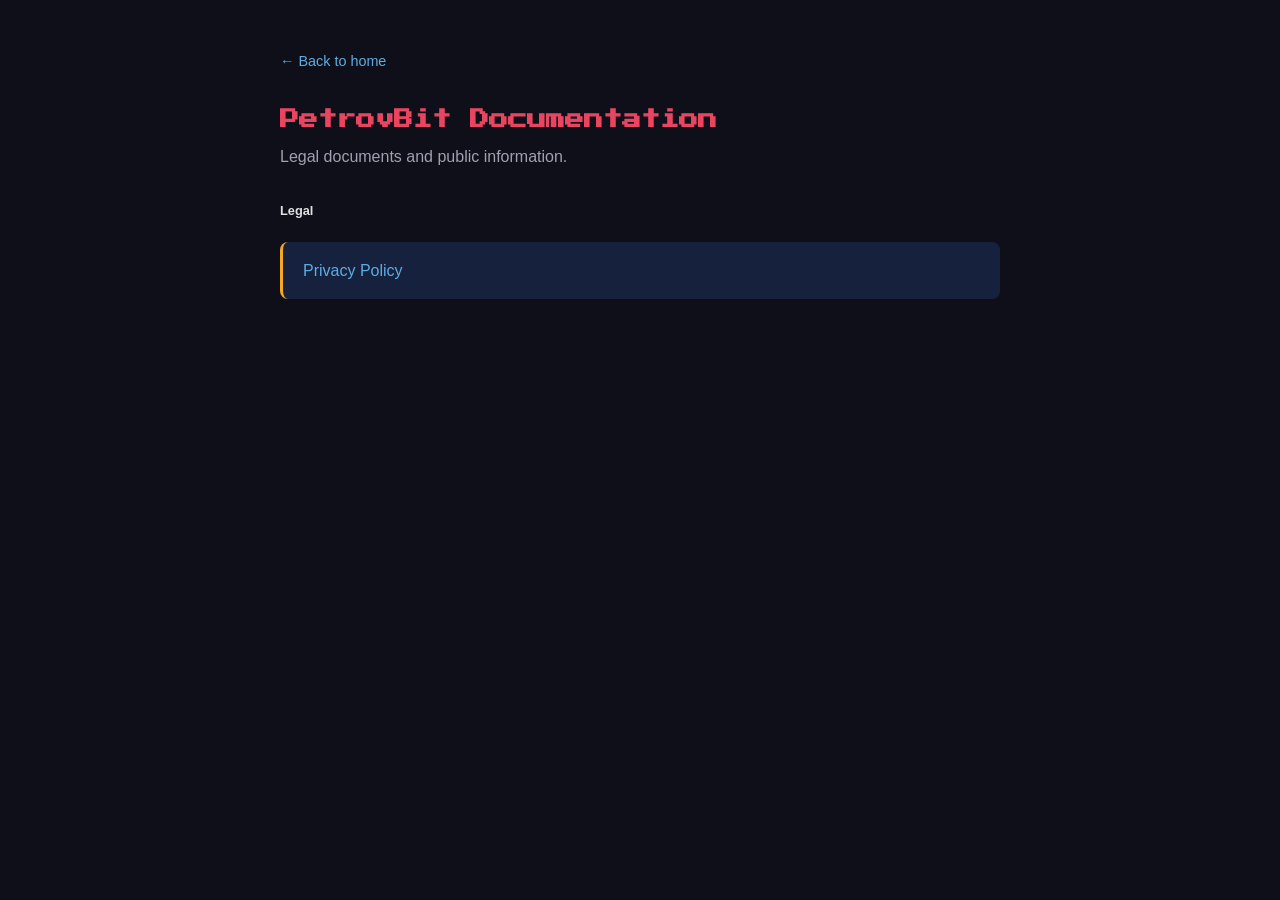
<file: docs/index.html>
<!DOCTYPE html>
<html lang="en">
<head>
  <meta charset="UTF-8">
  <meta name="viewport" content="width=device-width, initial-scale=1.0">
  <title>Documentation — PetrovBit</title>

  <link rel="icon" href="/favicon.ico" sizes="any" />
  <link rel="icon" type="image/png" sizes="96x96" href="/assets/brand/favicon-96.png" />
  <link rel="icon" type="image/png" sizes="48x48" href="/assets/brand/favicon-48.png" />
  <link rel="icon" type="image/png" sizes="32x32" href="/assets/brand/favicon-32.png" />
  <link rel="icon" type="image/png" sizes="16x16" href="/assets/brand/favicon-16.png" />
  <link rel="apple-touch-icon" href="/assets/brand/apple-touch-icon.png" />
  <link rel="manifest" href="/site.webmanifest" />

  <script src="../v2/metrika.js"></script>
  <link rel="preconnect" href="https://fonts.googleapis.com">
  <link rel="preconnect" href="https://fonts.gstatic.com" crossorigin>
  <link href="https://fonts.googleapis.com/css2?family=Press+Start+2P&display=swap" rel="stylesheet">
  <link rel="stylesheet" href="../assets/style.css">
</head>
<body>

  <div class="docs-page">
    <a href="/" class="back-link">&larr; Back to home</a>
    <h1>PetrovBit Documentation</h1>
    <p style="color: var(--text-secondary); margin-bottom: 32px;">Legal documents and public information.</p>

    <h2 style="text-align: left; font-size: 0.8rem; margin-bottom: 20px;">Legal</h2>
    <ul>
      <li><a href="/privacy-policy.html">Privacy Policy</a></li>
    </ul>
  </div>

</body>
</html>
</file>
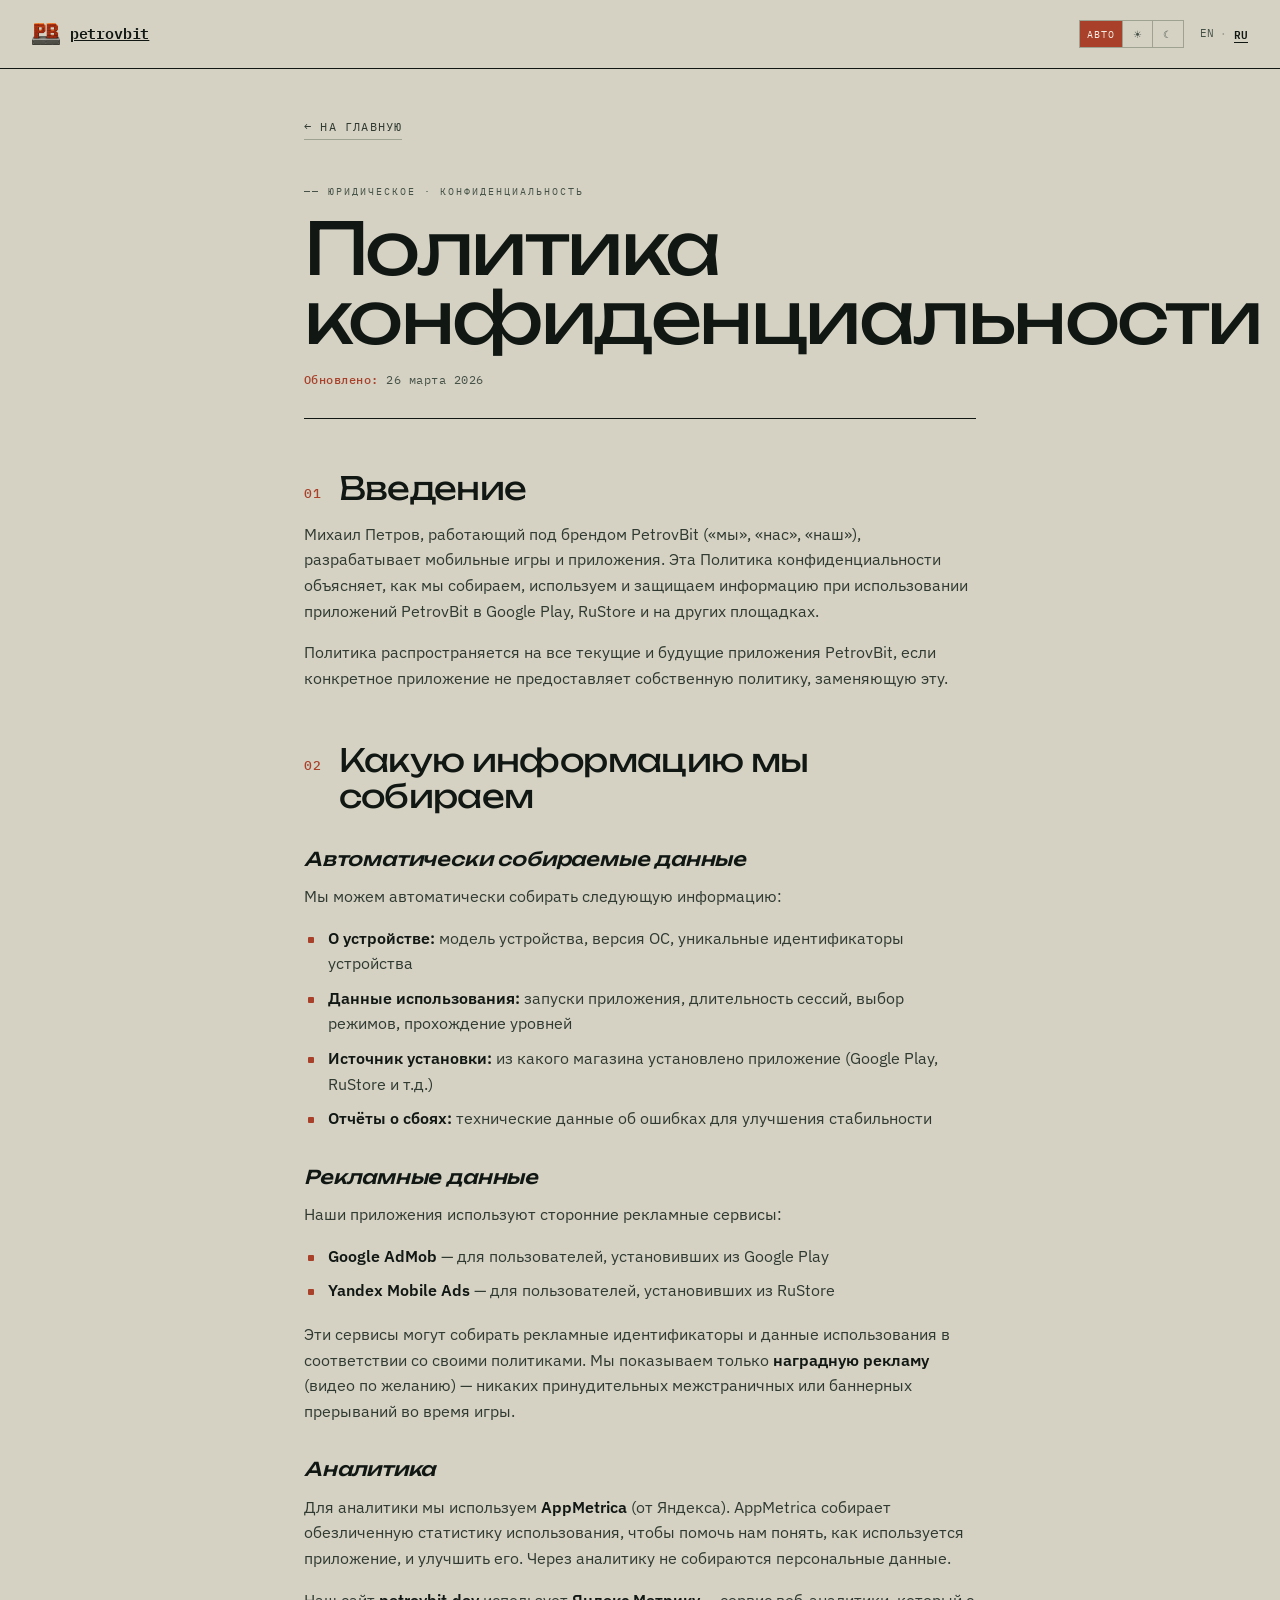
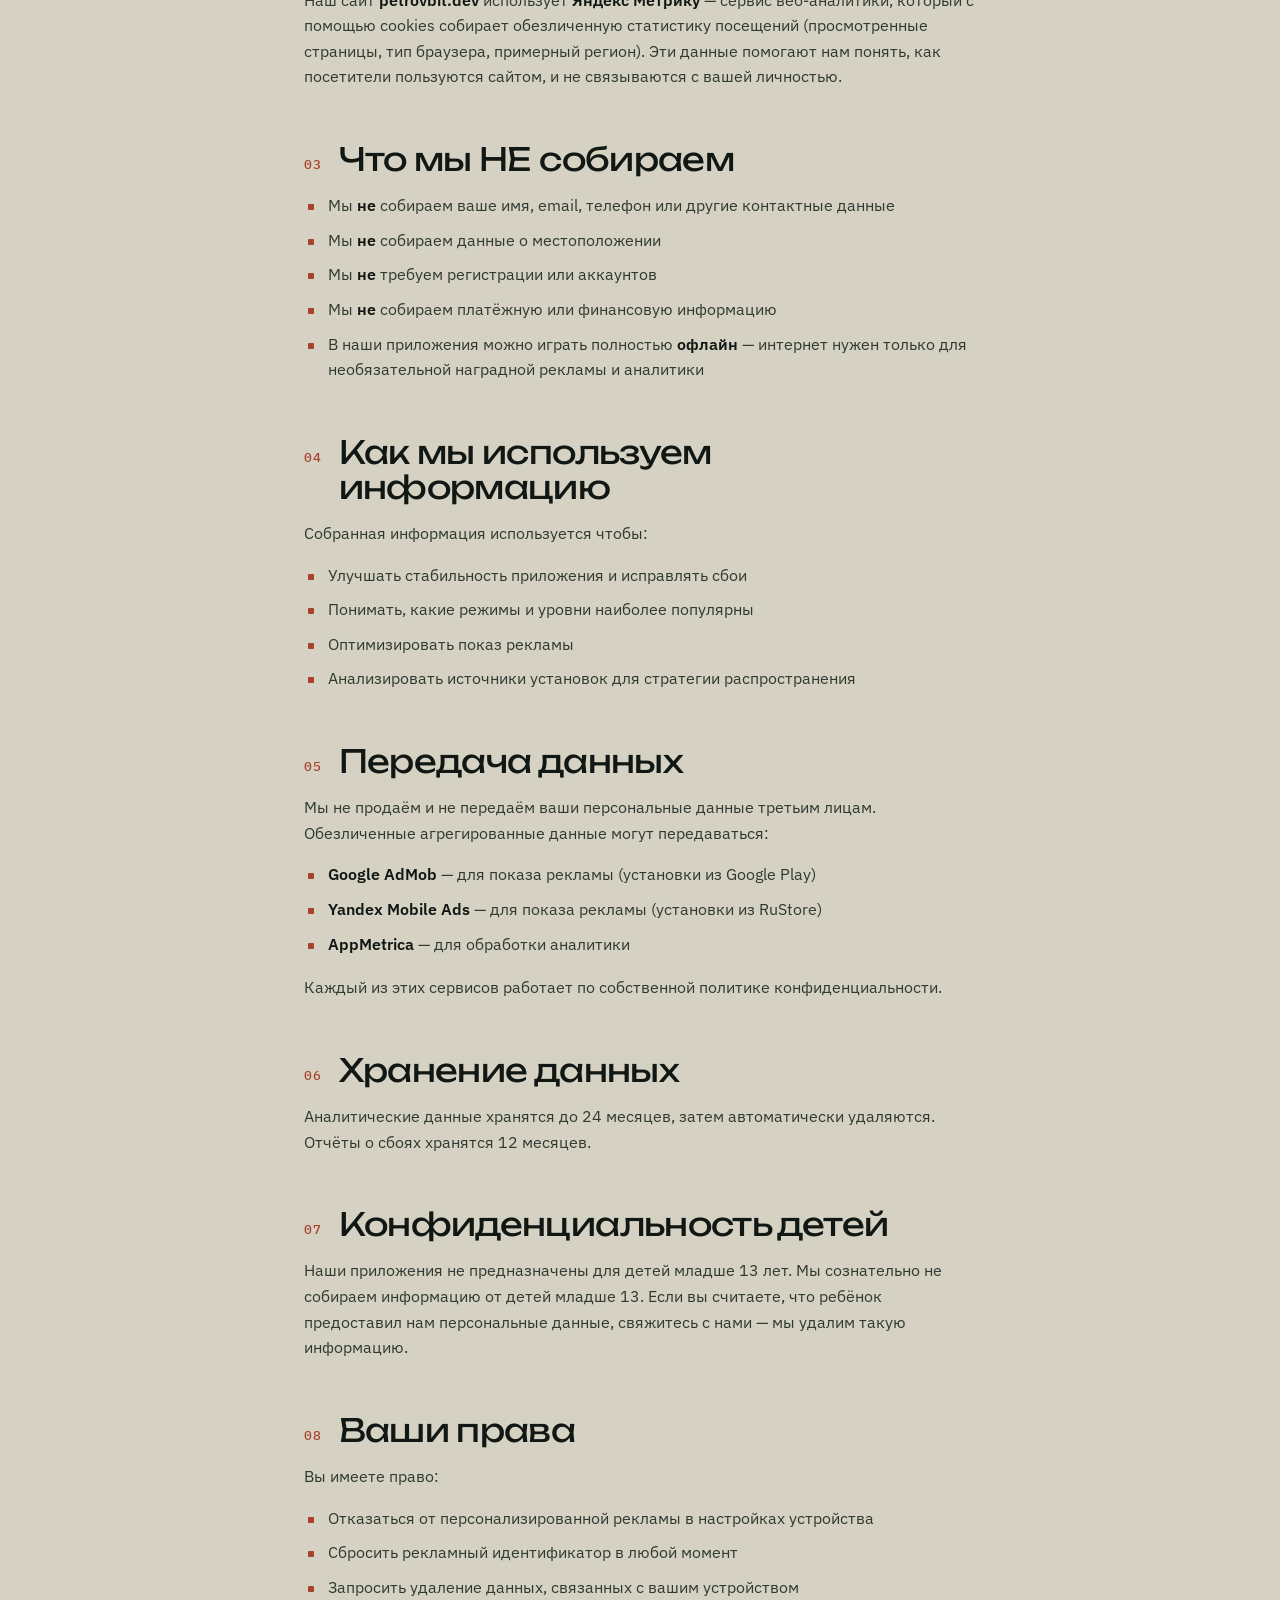
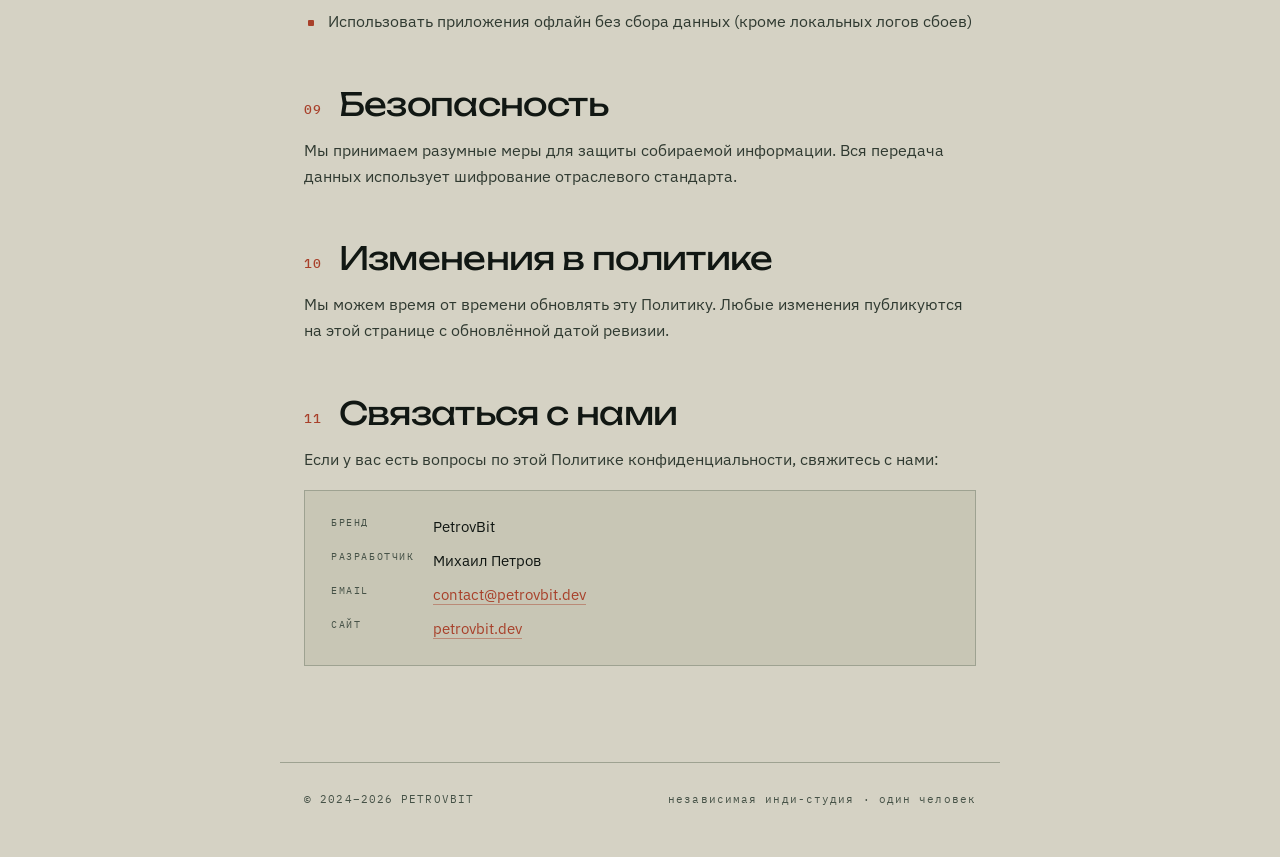
<file: privacy-policy.html>
<!DOCTYPE html>
<html lang="ru">
<head>
<meta charset="UTF-8" />
<meta name="viewport" content="width=device-width, initial-scale=1.0" />
<meta name="description" content="Privacy Policy for PetrovBit games and applications." />
<meta name="robots" content="noindex, follow" />
<title>Privacy Policy — PetrovBit</title>

<link rel="icon" href="/favicon.ico" sizes="any" />
<link rel="icon" type="image/png" sizes="96x96" href="/assets/brand/favicon-96.png" />
<link rel="icon" type="image/png" sizes="48x48" href="/assets/brand/favicon-48.png" />
<link rel="icon" type="image/png" sizes="32x32" href="/assets/brand/favicon-32.png" />
<link rel="icon" type="image/png" sizes="16x16" href="/assets/brand/favicon-16.png" />
<link rel="apple-touch-icon" href="/assets/brand/apple-touch-icon.png" />
<link rel="manifest" href="/site.webmanifest" />

<script src="v2/metrika.js"></script>
<link rel="preconnect" href="https://fonts.googleapis.com">
<link rel="preconnect" href="https://fonts.gstatic.com" crossorigin>
<link href="https://fonts.googleapis.com/css2?family=Unbounded:wght@400;700&family=IBM+Plex+Sans:wght@400;500&family=IBM+Plex+Mono:wght@400;500;600&display=swap" rel="stylesheet">
<meta name="color-scheme" content="light dark" />
<link rel="stylesheet" href="v2/shared.css" />
<script>
  /* Тема до первого кадра. Ключ общий с лендингом: выбор переносится
     между страницами. Отсутствие ключа = «авто», решает система. */
  (function () {
    try {
      var T = localStorage.getItem("pb-theme");
      if (T === "light" || T === "dark") document.documentElement.setAttribute("data-theme", T);
    } catch (e) {}
  })();
</script>
<style>
  /* ── короткие имена токенов — псевдонимы общих --v2-*.
       shared.css держит один набор в двух состояниях (светлое / тёмное),
       переключение — prefers-color-scheme плюс [data-theme] на <html>.
       Псевдонимы нужны, чтобы документ всегда совпадал с лендингом. ──── */
  :root {
    --paper:    var(--v2-paper);
    --paper-2:  var(--v2-paper-2);
    --ink:      var(--v2-ink);
    --ink-2:    var(--v2-ink-2);
    --ink-3:    var(--v2-ink-3);
    --rule:       var(--v2-rule);
    --rule-soft:  var(--v2-rule-soft);
    --accent:   var(--v2-accent);
    --accent-2: var(--v2-accent-2);
    --font-display: var(--v2-font-display);
    --font-body:    var(--v2-font-body);
    --font-mono:    var(--v2-font-mono);
  }

  * { box-sizing: border-box; margin: 0; padding: 0; }
  html { -webkit-text-size-adjust: 100%; }
  body {
    background: var(--paper);
    color: var(--ink);
    font-family: var(--font-body);
    -webkit-font-smoothing: antialiased;
    line-height: 1.6;
    transition: background .25s, color .25s;
  }
  a { color: inherit; }

  /* ── masthead ── */
  .masthead {
    display: flex; align-items: center; justify-content: space-between;
    gap: 12px 16px; flex-wrap: wrap;
    padding: 20px 32px;
    border-bottom: 1px solid var(--ink);
    position: sticky; top: 0; z-index: 5;
    background: color-mix(in srgb, var(--paper) 88%, transparent);
    backdrop-filter: blur(8px);
  }
  .brand { display: inline-flex; align-items: center; gap: 10px;
    font-family: var(--font-mono); font-weight: 600; font-size: 15px; letter-spacing: -0.01em; color: var(--ink); }
  .brand svg { display: block; }
  .mast-right { display: flex; align-items: center; gap: 16px; }
  .toggle { display: inline-flex; align-items: center; gap: 6px;
    font-family: var(--font-mono); font-size: 11px; color: var(--ink-3); letter-spacing: 0.06em; }
  .toggle button { background: none; border: 0; cursor: pointer; font: inherit; color: var(--ink-3); padding: 2px 0; }
  .toggle button.on { color: var(--ink); font-weight: 600; text-decoration: underline; text-underline-offset: 3px; }
  .toggle .sep { opacity: 0.4; }

  /* ── document column ── */
  main { max-width: 720px; margin: 0 auto; padding: 0 24px 96px; }

  .doc-back {
    display: inline-flex; align-items: center; gap: 8px;
    margin-top: 48px;
    font-family: var(--font-mono); font-size: 12px; letter-spacing: 0.1em; text-transform: uppercase;
    color: var(--ink-2); text-decoration: none;
    border-bottom: 1px solid var(--rule); padding-bottom: 3px;
    transition: color .15s, border-color .15s;
  }
  .doc-back:hover { color: var(--accent); border-color: var(--accent); }

  .doc-kicker {
    margin-top: 44px;
    font-family: var(--font-mono); font-size: 10px; letter-spacing: 0.2em; text-transform: uppercase;
    color: var(--ink-3);
  }
  h1 {
    font-family: var(--font-display); font-weight: 400;
    font-size: clamp(42px, 8vw, 72px); letter-spacing: -0.035em; line-height: 0.96;
    margin: 14px 0 18px;
  }
  .doc-updated {
    font-family: var(--font-mono); font-size: 12px; color: var(--ink-3); letter-spacing: 0.04em;
    padding-bottom: 28px; margin-bottom: 8px;
    border-bottom: 1px solid var(--ink);
  }
  .doc-updated strong { color: var(--accent); font-weight: 500; }

  /* counter-driven section numbers */
  main { counter-reset: sec; }
  h2 {
    counter-increment: sec;
    font-family: var(--font-display); font-weight: 400;
    font-size: clamp(24px, 4vw, 32px); letter-spacing: -0.02em; line-height: 1.1;
    margin: 52px 0 16px;
    display: grid; grid-template-columns: auto 1fr; gap: 16px; align-items: baseline;
  }
  h2::before {
    content: counter(sec, decimal-leading-zero);
    font-family: var(--font-mono); font-size: 13px; font-weight: 500;
    color: var(--accent); letter-spacing: 0.1em;
    transform: translateY(-2px);
  }
  h3 {
    font-family: var(--font-display); font-weight: 500; font-style: italic;
    font-size: 19px; letter-spacing: -0.01em;
    margin: 30px 0 10px; color: var(--ink);
  }
  p { font-size: 16px; color: var(--ink-2); margin: 0 0 16px; }
  main > p, h2 + p { padding-left: 0; }
  strong { color: var(--ink); font-weight: 600; }

  ul { list-style: none; margin: 0 0 18px; padding: 0; }
  li {
    position: relative; padding-left: 24px; margin-bottom: 9px;
    font-size: 16px; color: var(--ink-2);
  }
  li::before {
    content: ""; position: absolute; left: 4px; top: 11px;
    width: 6px; height: 6px; background: var(--accent); border-radius: 1px;
  }
  li strong { color: var(--ink); }

  a.inline { color: var(--accent); text-decoration: none; border-bottom: 1px solid color-mix(in srgb, var(--accent) 45%, transparent); }
  a.inline:hover { border-bottom-color: var(--accent); }

  .contact-card {
    margin-top: 18px; padding: 24px 26px;
    background: var(--paper-2); border: 1px solid var(--rule);
  }
  .contact-card dl { display: grid; grid-template-columns: auto 1fr; gap: 10px 18px; margin: 0; }
  .contact-card dt { font-family: var(--font-mono); font-size: 10px; letter-spacing: 0.16em; text-transform: uppercase; color: var(--ink-3); align-self: baseline; }
  .contact-card dd { margin: 0; font-size: 15px; color: var(--ink); }

  footer {
    max-width: 720px; margin: 0 auto; padding: 28px 24px 48px;
    border-top: 1px solid var(--rule);
    display: flex; justify-content: space-between; flex-wrap: wrap; gap: 12px;
    font-family: var(--font-mono); font-size: 11px; letter-spacing: 0.1em; color: var(--ink-3);
  }

  /* language visibility */
  [data-lang="en"] .lang-ru { display: none; }
  [data-lang="ru"] .lang-en { display: none; }

  @media (max-width: 560px) {
    .masthead { padding: 14px 18px; gap: 10px 12px; }
    .mast-right { gap: 12px; }
    main { padding: 0 18px 72px; }
    h2 { grid-template-columns: 1fr; gap: 4px; }
    h2::before { display: block; }
  }
</style>
</head>
<body>
  <header class="masthead">
    <a href="index.html" class="brand" aria-label="PetrovBit home">
      <img src="assets/brand/petrovbit-mark-200.png" alt=""
           style="height:22px;width:auto;display:block" aria-hidden="true" />
      <span>petrovbit</span>
    </a>
    <div class="mast-right">
      <div class="pb-theme" id="theme-row" role="group" aria-label="Theme">
        <button data-theme-mode="auto"  title="Как в системе">авто</button>
        <button data-theme-mode="light" title="Светлая">☀</button>
        <button data-theme-mode="dark"  title="Тёмная">☾</button>
      </div>
      <div class="toggle" id="lang-toggle">
        <button data-lang="en" class="on">EN</button>
        <span class="sep">·</span>
        <button data-lang="ru">RU</button>
      </div>
    </div>
  </header>

  <main>
    <a href="index.html" class="doc-back lang-en">← back to home</a>
    <a href="index.html" class="doc-back lang-ru">← на главную</a>

    <!-- ════════════ ENGLISH ════════════ -->
    <div class="lang-en">
      <div class="doc-kicker">—— legal · privacy</div>
      <h1>Privacy Policy</h1>
      <p class="doc-updated"><strong>Last updated:</strong> March 26, 2026</p>

      <h2>Introduction</h2>
      <p>Mikhail Petrov, operating under the brand PetrovBit ("we", "our", or "us"), develops mobile games and applications. This Privacy Policy explains how we collect, use, and protect information when you use applications published by PetrovBit on Google Play, RuStore, and other distribution platforms.</p>
      <p>This policy applies to all current and future PetrovBit applications unless a specific application provides its own privacy policy that supersedes this one.</p>

      <h2>Information We Collect</h2>
      <h3>Automatically Collected Information</h3>
      <p>We may collect the following information automatically:</p>
      <ul>
        <li><strong>Device information:</strong> device model, operating system version, unique device identifiers</li>
        <li><strong>Usage data:</strong> app launch events, session duration, game mode selections, level completions</li>
        <li><strong>Install source:</strong> which app store the application was downloaded from (Google Play, RuStore, etc.)</li>
        <li><strong>Crash reports:</strong> technical data about application errors to improve stability</li>
      </ul>
      <h3>Advertising Data</h3>
      <p>Our apps use third-party advertising services:</p>
      <ul>
        <li><strong>Google AdMob</strong> — for users who installed from Google Play</li>
        <li><strong>Yandex Mobile Ads</strong> — for users who installed from RuStore</li>
      </ul>
      <p>These services may collect advertising identifiers and usage data in accordance with their own privacy policies. We only show <strong>rewarded ads</strong> (opt-in video ads) — there are no forced interstitial or banner interruptions during gameplay.</p>
      <h3>Analytics</h3>
      <p>We use <strong>AppMetrica</strong> (by Yandex) for analytics. AppMetrica collects anonymized usage statistics to help us understand how the application is used and improve the user experience. No personally identifiable information is collected through analytics.</p>
      <p>Our website <strong>petrovbit.dev</strong> uses <strong>Yandex Metrica</strong>, a web analytics service that collects anonymized visit statistics (pages viewed, browser type, approximate region) using cookies. This data helps us understand how visitors use the site and is not linked to your identity.</p>

      <h2>Information We Do NOT Collect</h2>
      <ul>
        <li>We do <strong>not</strong> collect your name, email address, phone number, or any personal contact information</li>
        <li>We do <strong>not</strong> collect location data</li>
        <li>We do <strong>not</strong> require user registration or accounts</li>
        <li>We do <strong>not</strong> collect payment or financial information</li>
        <li>Our applications can be played fully <strong>offline</strong> — internet is only used for optional rewarded ads and analytics</li>
      </ul>

      <h2>How We Use Information</h2>
      <p>The information we collect is used to:</p>
      <ul>
        <li>Improve application stability and fix crashes</li>
        <li>Understand which game modes and levels are most popular</li>
        <li>Optimize the advertising experience</li>
        <li>Analyze install sources to improve distribution strategy</li>
      </ul>

      <h2>Data Sharing</h2>
      <p>We do not sell or share your personal data with third parties. Anonymized, aggregated data may be shared with:</p>
      <ul>
        <li><strong>Google AdMob</strong> — for ad serving (Google Play installs)</li>
        <li><strong>Yandex Mobile Ads</strong> — for ad serving (RuStore installs)</li>
        <li><strong>AppMetrica</strong> — for analytics processing</li>
      </ul>
      <p>Each of these services operates under their own privacy policies.</p>

      <h2>Data Retention</h2>
      <p>Analytics data is retained for up to 24 months and then automatically deleted. Crash reports are retained for 12 months.</p>

      <h2>Children's Privacy</h2>
      <p>Our applications are not directed at children under the age of 13. We do not knowingly collect information from children under 13. If you believe that a child has provided us with personal information, please contact us and we will delete such information.</p>

      <h2>Your Rights</h2>
      <p>You have the right to:</p>
      <ul>
        <li>Opt out of personalized advertising through your device settings</li>
        <li>Reset your advertising identifier at any time</li>
        <li>Request deletion of any data associated with your device</li>
        <li>Use our applications offline without any data collection (except local crash logs)</li>
      </ul>

      <h2>Security</h2>
      <p>We take reasonable measures to protect the information we collect. All data transmission uses industry-standard encryption.</p>

      <h2>Changes to This Policy</h2>
      <p>We may update this Privacy Policy from time to time. Any changes will be posted on this page with an updated revision date.</p>

      <h2>Contact Us</h2>
      <p>If you have any questions about this Privacy Policy, please contact us:</p>
      <div class="contact-card">
        <dl>
          <dt>Brand</dt><dd>PetrovBit</dd>
          <dt>Developer</dt><dd>Mikhail Petrov</dd>
          <dt>Email</dt><dd><a class="inline" href="mailto:contact@petrovbit.dev">contact@petrovbit.dev</a></dd>
          <dt>Website</dt><dd><a class="inline" href="https://petrovbit.dev">petrovbit.dev</a></dd>
        </dl>
      </div>
    </div>

    <!-- ════════════ РУССКИЙ ════════════ -->
    <div class="lang-ru">
      <div class="doc-kicker">—— юридическое · конфиденциальность</div>
      <h1>Политика конфиденциальности</h1>
      <p class="doc-updated"><strong>Обновлено:</strong> 26 марта 2026</p>

      <h2>Введение</h2>
      <p>Михаил Петров, работающий под брендом PetrovBit («мы», «нас», «наш»), разрабатывает мобильные игры и приложения. Эта Политика конфиденциальности объясняет, как мы собираем, используем и защищаем информацию при использовании приложений PetrovBit в Google Play, RuStore и на других площадках.</p>
      <p>Политика распространяется на все текущие и будущие приложения PetrovBit, если конкретное приложение не предоставляет собственную политику, заменяющую эту.</p>

      <h2>Какую информацию мы собираем</h2>
      <h3>Автоматически собираемые данные</h3>
      <p>Мы можем автоматически собирать следующую информацию:</p>
      <ul>
        <li><strong>О устройстве:</strong> модель устройства, версия ОС, уникальные идентификаторы устройства</li>
        <li><strong>Данные использования:</strong> запуски приложения, длительность сессий, выбор режимов, прохождение уровней</li>
        <li><strong>Источник установки:</strong> из какого магазина установлено приложение (Google Play, RuStore и т.д.)</li>
        <li><strong>Отчёты о сбоях:</strong> технические данные об ошибках для улучшения стабильности</li>
      </ul>
      <h3>Рекламные данные</h3>
      <p>Наши приложения используют сторонние рекламные сервисы:</p>
      <ul>
        <li><strong>Google AdMob</strong> — для пользователей, установивших из Google Play</li>
        <li><strong>Yandex Mobile Ads</strong> — для пользователей, установивших из RuStore</li>
      </ul>
      <p>Эти сервисы могут собирать рекламные идентификаторы и данные использования в соответствии со своими политиками. Мы показываем только <strong>наградную рекламу</strong> (видео по желанию) — никаких принудительных межстраничных или баннерных прерываний во время игры.</p>
      <h3>Аналитика</h3>
      <p>Для аналитики мы используем <strong>AppMetrica</strong> (от Яндекса). AppMetrica собирает обезличенную статистику использования, чтобы помочь нам понять, как используется приложение, и улучшить его. Через аналитику не собираются персональные данные.</p>
      <p>Наш сайт <strong>petrovbit.dev</strong> использует <strong>Яндекс Метрику</strong> — сервис веб-аналитики, который с помощью cookies собирает обезличенную статистику посещений (просмотренные страницы, тип браузера, примерный регион). Эти данные помогают нам понять, как посетители пользуются сайтом, и не связываются с вашей личностью.</p>

      <h2>Что мы НЕ собираем</h2>
      <ul>
        <li>Мы <strong>не</strong> собираем ваше имя, email, телефон или другие контактные данные</li>
        <li>Мы <strong>не</strong> собираем данные о местоположении</li>
        <li>Мы <strong>не</strong> требуем регистрации или аккаунтов</li>
        <li>Мы <strong>не</strong> собираем платёжную или финансовую информацию</li>
        <li>В наши приложения можно играть полностью <strong>офлайн</strong> — интернет нужен только для необязательной наградной рекламы и аналитики</li>
      </ul>

      <h2>Как мы используем информацию</h2>
      <p>Собранная информация используется чтобы:</p>
      <ul>
        <li>Улучшать стабильность приложения и исправлять сбои</li>
        <li>Понимать, какие режимы и уровни наиболее популярны</li>
        <li>Оптимизировать показ рекламы</li>
        <li>Анализировать источники установок для стратегии распространения</li>
      </ul>

      <h2>Передача данных</h2>
      <p>Мы не продаём и не передаём ваши персональные данные третьим лицам. Обезличенные агрегированные данные могут передаваться:</p>
      <ul>
        <li><strong>Google AdMob</strong> — для показа рекламы (установки из Google Play)</li>
        <li><strong>Yandex Mobile Ads</strong> — для показа рекламы (установки из RuStore)</li>
        <li><strong>AppMetrica</strong> — для обработки аналитики</li>
      </ul>
      <p>Каждый из этих сервисов работает по собственной политике конфиденциальности.</p>

      <h2>Хранение данных</h2>
      <p>Аналитические данные хранятся до 24 месяцев, затем автоматически удаляются. Отчёты о сбоях хранятся 12 месяцев.</p>

      <h2>Конфиденциальность детей</h2>
      <p>Наши приложения не предназначены для детей младше 13 лет. Мы сознательно не собираем информацию от детей младше 13. Если вы считаете, что ребёнок предоставил нам персональные данные, свяжитесь с нами — мы удалим такую информацию.</p>

      <h2>Ваши права</h2>
      <p>Вы имеете право:</p>
      <ul>
        <li>Отказаться от персонализированной рекламы в настройках устройства</li>
        <li>Сбросить рекламный идентификатор в любой момент</li>
        <li>Запросить удаление данных, связанных с вашим устройством</li>
        <li>Использовать приложения офлайн без сбора данных (кроме локальных логов сбоев)</li>
      </ul>

      <h2>Безопасность</h2>
      <p>Мы принимаем разумные меры для защиты собираемой информации. Вся передача данных использует шифрование отраслевого стандарта.</p>

      <h2>Изменения в политике</h2>
      <p>Мы можем время от времени обновлять эту Политику. Любые изменения публикуются на этой странице с обновлённой датой ревизии.</p>

      <h2>Связаться с нами</h2>
      <p>Если у вас есть вопросы по этой Политике конфиденциальности, свяжитесь с нами:</p>
      <div class="contact-card">
        <dl>
          <dt>Бренд</dt><dd>PetrovBit</dd>
          <dt>Разработчик</dt><dd>Михаил Петров</dd>
          <dt>Email</dt><dd><a class="inline" href="mailto:contact@petrovbit.dev">contact@petrovbit.dev</a></dd>
          <dt>Сайт</dt><dd><a class="inline" href="https://petrovbit.dev">petrovbit.dev</a></dd>
        </dl>
      </div>
    </div>
  </main>

  <footer>
    <span>© 2024–2026 PETROVBIT</span>
    <span class="lang-en">independent game studio · one person</span>
    <span class="lang-ru">независимая инди-студия · один человек</span>
  </footer>

  <script>
    (function () {
      var root = document.documentElement;

      // restore prefs (тему уже поставил загрузчик в <head>)
      try {
        var L = localStorage.getItem("pb-doc-lang"); if (L) root.setAttribute("data-lang", L);
      } catch (e) {}
      if (!root.getAttribute("data-lang")) root.setAttribute("data-lang", "ru");

      function themeMode() {
        try {
          var T = localStorage.getItem("pb-theme");
          return (T === "light" || T === "dark") ? T : "auto";
        } catch (e) { return "auto"; }
      }

      function sync() {
        var lang = root.getAttribute("data-lang");
        root.setAttribute("lang", lang);

        document.querySelectorAll("#lang-toggle button").forEach(function (b) {
          b.classList.toggle("on", b.getAttribute("data-lang") === lang);
        });

        var mode = themeMode();
        document.querySelectorAll("#theme-row button").forEach(function (b) {
          b.setAttribute("aria-pressed", b.getAttribute("data-theme-mode") === mode ? "true" : "false");
        });
      }

      document.getElementById("lang-toggle").addEventListener("click", function (e) {
        var b = e.target.closest("button"); if (!b) return;
        var v = b.getAttribute("data-lang"); root.setAttribute("data-lang", v);
        try { localStorage.setItem("pb-doc-lang", v); } catch (e) {}
        sync();
      });
      document.getElementById("theme-row").addEventListener("click", function (e) {
        var b = e.target.closest("button"); if (!b) return;
        var v = b.getAttribute("data-theme-mode");
        if (v === "auto") root.removeAttribute("data-theme");
        else root.setAttribute("data-theme", v);
        try {
          if (v === "auto") localStorage.removeItem("pb-theme");
          else localStorage.setItem("pb-theme", v);
        } catch (e) {}
        sync();
      });
      sync();
    })();
  </script>
</body>
</html>
</file>
<file: assets/style.css>
/* ===== Reset & Base ===== */
*, *::before, *::after {
  box-sizing: border-box;
  margin: 0;
  padding: 0;
}

:root {
  --bg-primary: #0f0f1a;
  --bg-secondary: #1a1a2e;
  --bg-card: #16213e;
  --text-primary: #e0e0e0;
  --text-secondary: #a0a0b0;
  --accent: #e94560;
  --accent-alt: #f5a623;
  --green: #00d474;
  --link: #5dade2;
  --font-body: 'Segoe UI', 'Roboto', sans-serif;
  --font-pixel: 'Press Start 2P', monospace;
}

html {
  scroll-behavior: smooth;
}

body {
  background: var(--bg-primary);
  color: var(--text-primary);
  font-family: var(--font-body);
  line-height: 1.6;
  min-height: 100vh;
}

a {
  color: var(--link);
  text-decoration: none;
}
a:hover {
  text-decoration: underline;
}

img {
  max-width: 100%;
  height: auto;
}

/* ===== Container ===== */
.container {
  max-width: 960px;
  margin: 0 auto;
  padding: 0 20px;
}

/* ===== Hero Section ===== */
.hero {
  text-align: center;
  padding: 80px 20px 60px;
  background: linear-gradient(180deg, var(--bg-secondary) 0%, var(--bg-primary) 100%);
}

.hero h1 {
  font-family: var(--font-pixel);
  font-size: 1.6rem;
  color: var(--accent);
  margin-bottom: 16px;
  line-height: 1.4;
  text-shadow: 2px 2px 0 #000;
}

.hero .subtitle {
  font-size: 1.1rem;
  color: var(--text-secondary);
  margin-bottom: 32px;
  max-width: 600px;
  margin-left: auto;
  margin-right: auto;
}

.store-buttons {
  display: flex;
  justify-content: center;
  gap: 16px;
  flex-wrap: wrap;
  margin-bottom: 40px;
}

.store-btn {
  display: inline-flex;
  align-items: center;
  gap: 8px;
  padding: 14px 28px;
  border-radius: 8px;
  font-family: var(--font-body);
  font-size: 1rem;
  font-weight: 600;
  text-decoration: none;
  transition: transform 0.15s, box-shadow 0.15s;
}
.store-btn:hover {
  transform: translateY(-2px);
  box-shadow: 0 4px 16px rgba(0,0,0,.4);
  text-decoration: none;
}

.store-btn--gplay {
  background: var(--green);
  color: #000;
}
.store-btn--rustore {
  background: var(--link);
  color: #000;
}

.hero-screenshot {
  border-radius: 12px;
  width: 100%;
  max-width: 640px;
  margin: 0 auto;
  overflow: hidden;
}

.hero-screenshot img {
  width: 100%;
  height: auto;
  display: block;
  border-radius: 12px;
  image-rendering: pixelated;
}

/* ===== Section shared ===== */
section {
  padding: 60px 20px;
}

section h2 {
  font-family: var(--font-pixel);
  font-size: 1rem;
  color: var(--accent-alt);
  text-align: center;
  margin-bottom: 40px;
  text-shadow: 1px 1px 0 #000;
}

/* ===== Game Modes ===== */
.modes {
  background: var(--bg-secondary);
}

.cards {
  display: grid;
  grid-template-columns: repeat(auto-fit, minmax(260px, 1fr));
  gap: 24px;
  max-width: 960px;
  margin: 0 auto;
}

.card {
  background: var(--bg-card);
  border-radius: 12px;
  padding: 28px 24px;
  text-align: center;
  border: 1px solid #2a2a4a;
  transition: border-color 0.2s;
}
.card:hover {
  border-color: var(--accent);
}

.card-icon {
  width: 80px;
  height: 80px;
  border-radius: 8px;
  margin: 0 auto 16px;
  display: flex;
  align-items: center;
  justify-content: center;
  font-size: 2rem;
  overflow: hidden;
}

.card-icon img {
  width: 100%;
  height: 100%;
  object-fit: cover;
  border-radius: 8px;
  image-rendering: pixelated;
}

.card h3 {
  font-family: var(--font-pixel);
  font-size: 0.75rem;
  color: var(--accent);
  margin-bottom: 10px;
}

.card p {
  color: var(--text-secondary);
  font-size: 0.95rem;
}

/* ===== Features ===== */
.features-list {
  max-width: 600px;
  margin: 0 auto;
  list-style: none;
  display: grid;
  grid-template-columns: 1fr 1fr;
  gap: 16px;
}

.features-list li {
  background: var(--bg-card);
  border-radius: 8px;
  padding: 16px 20px;
  border-left: 3px solid var(--accent-alt);
  font-size: 0.95rem;
}

/* ===== Footer ===== */
footer {
  background: var(--bg-secondary);
  border-top: 1px solid #2a2a4a;
  padding: 32px 20px;
  text-align: center;
  font-size: 0.85rem;
  color: var(--text-secondary);
}

.footer-links {
  display: flex;
  justify-content: center;
  gap: 24px;
  flex-wrap: wrap;
  margin-bottom: 12px;
}

/* ===== Responsive ===== */
@media (max-width: 640px) {
  .hero {
    padding: 48px 16px 40px;
  }
  .hero h1 {
    font-size: 1.1rem;
  }
  .features-list {
    grid-template-columns: 1fr;
  }
  .hero-screenshot {
    height: 200px;
  }
}

/* ===== Docs page ===== */
.docs-page {
  max-width: 760px;
  margin: 0 auto;
  padding: 48px 20px;
}

.docs-page h1 {
  font-family: var(--font-pixel);
  font-size: 1.2rem;
  color: var(--accent);
  margin-bottom: 8px;
}

.docs-page .back-link {
  display: inline-block;
  margin-bottom: 32px;
  font-size: 0.9rem;
}

.docs-page ul {
  list-style: none;
}

.docs-page ul li {
  background: var(--bg-card);
  border-radius: 8px;
  margin-bottom: 12px;
  border-left: 3px solid var(--accent-alt);
}

.docs-page ul li a {
  display: block;
  padding: 16px 20px;
  font-size: 1rem;
}

/* ===== Privacy Policy page ===== */
.policy-page {
  max-width: 760px;
  margin: 0 auto;
  padding: 48px 20px;
}

.policy-page h1 {
  font-family: var(--font-pixel);
  font-size: 1.1rem;
  color: var(--accent);
  margin-bottom: 8px;
}

.policy-page .back-link {
  display: inline-block;
  margin-bottom: 32px;
  font-size: 0.9rem;
}

.policy-page h2 {
  font-size: 1.2rem;
  color: var(--accent-alt);
  margin-top: 32px;
  margin-bottom: 12px;
}

.policy-page h3 {
  font-size: 1rem;
  color: var(--text-primary);
  margin-top: 24px;
  margin-bottom: 8px;
}

.policy-page p,
.policy-page ul,
.policy-page ol {
  color: var(--text-secondary);
  margin-bottom: 12px;
  font-size: 0.95rem;
}

.policy-page ul,
.policy-page ol {
  padding-left: 24px;
}

.policy-page ul li,
.policy-page ol li {
  margin-bottom: 6px;
}
</file>
<file: v2/shared.css>
/* ============================================
   PetrovBit V2 — FIELD / STEEL / BRICK
   Общий язык взят из Pixel Tanks: поле, сталь, песок и фактурный кирпич.
   8-битная кладка Tank 1990 используется только внутри его карточки.
   Один набор токенов в двух состояниях: светлое и тёмное.
   Тема берётся у системы (prefers-color-scheme), ручной выбор
   пишет data-theme на <html> и перебивает систему.
   Кирпич #A8402A одинаковый в обеих темах — это опознавательный цвет.
   ============================================ */

/* ── СВЕТЛАЯ (база) ─────────────────────────────────────────
   Не «тёплая бумага», а бетон: та же кирпичная стена, только днём.
   Фон уведён из крема в серо-песочный и притемнён, чернила почти
   чёрные, тень под кадрами жёсткая и тёмная — без этого светлая
   расползается в молоко. */
:root {
  --v2-paper:   #D5D2C4;   /* выгоревшая карта */
  --v2-paper-2: #C8C6B5;   /* поле / панель */
  --v2-paper-3: #B9B9A5;   /* панель глубже */
  --v2-ink:     #111713;
  --v2-ink-2:   #303A31;
  --v2-ink-3:   #465247;
  --v2-ink-4:   #596159;
  --v2-rule:        #9EA291;
  --v2-rule-soft:   rgba(17, 23, 19, 0.12);

  --v2-accent:   #A8402A;   /* = кирпич */
  --v2-accent-2: #356B3B;   /* «готово» */
  --v2-hero-accent: #356B3B;
  --v2-stamp:    #A8402A;

  --v2-brick:      #A8402A;
  --v2-brick-deep: #BEB6A5;  /* «пустой» кирпич в прогресс-баре */
  /* Кирпич как заливка и кирпич как мелкий текст — разные вещи:
     #A8402A на фоне даёт всего ~4:1, для подписей 10–12px мало. */
  --v2-brick-ink:  #8E3320;

  --v2-steel:     #18231C;   /* рамка кадра */
  --v2-steel-dim: #899187;
  --v2-shadow:    #18231C;   /* жёсткая тень под рамкой — плакатная, не мягкая */
  --v2-amber:     #765713;
}

/* ── ТЁМНАЯ ────────────────────────────────────────────────
   Два одинаковых блока: один срабатывает от системы (если
   пользователь не выбрал светлую руками), второй — от ручного
   выбора. Так переключатель выигрывает в обе стороны. */
@media (prefers-color-scheme: dark) {
  :root:not([data-theme="light"]) {
    --v2-paper:   #0B100D;
    --v2-paper-2: #111913;
    --v2-paper-3: #182219;
    --v2-ink:     #EEEBDD;
    --v2-ink-2:   #B7B9A9;
    --v2-ink-3:   #949C8D;
    --v2-ink-4:   #788276;
    --v2-rule:        #2B372E;
    --v2-rule-soft:   rgba(242, 239, 230, 0.08);

    --v2-accent:   #A8402A;
    --v2-accent-2: #3E8E28;
    --v2-hero-accent: #285332;
    --v2-stamp:    #A8402A;

    --v2-brick:      #A8402A;
    --v2-brick-deep: #3E1710;
    --v2-brick-ink:  #CE5F44;   /* на чёрном #A8402A даёт 3.2:1 — мало для подписей */

    --v2-steel:     #BCC4B9;
    --v2-steel-dim: #465047;
    --v2-shadow:    #000000;
    --v2-amber:     #C9902A;
  }
}

:root[data-theme="dark"] {
  --v2-paper:   #0B100D;
  --v2-paper-2: #111913;
  --v2-paper-3: #182219;
  --v2-ink:     #EEEBDD;
  --v2-ink-2:   #B7B9A9;
  --v2-ink-3:   #949C8D;
  --v2-ink-4:   #788276;
  --v2-rule:        #2B372E;
  --v2-rule-soft:   rgba(242, 239, 230, 0.08);

  --v2-accent:   #A8402A;
  --v2-accent-2: #3E8E28;
  --v2-hero-accent: #285332;
  --v2-stamp:    #A8402A;

  --v2-brick:      #A8402A;
  --v2-brick-deep: #3E1710;
  --v2-brick-ink:  #CE5F44;   /* на чёрном #A8402A даёт 3.2:1 — мало для подписей */

  --v2-steel:     #BCC4B9;
  --v2-steel-dim: #465047;
  --v2-shadow:    #000000;
  --v2-amber:     #C9902A;
}

/* ── Шрифты ──────────────────────────────────────────────── */
:root {
  --v2-font-display: "Unbounded", "IBM Plex Sans", system-ui, sans-serif;
  --v2-font-body:    "IBM Plex Sans", "IBM Plex Sans JP", "IBM Plex Sans KR", system-ui, sans-serif;
  --v2-font-mono:    "IBM Plex Mono", ui-monospace, SFMono-Regular, Menlo, monospace;
}

/* ── Сброс ───────────────────────────────────────────────── */
.v2 *, .v2 *::before, .v2 *::after { box-sizing: border-box; margin: 0; padding: 0; }
.v2 {
  background: var(--v2-paper);
  color: var(--v2-ink);
  font-family: var(--v2-font-body);
  -webkit-font-smoothing: antialiased;
  overflow-x: clip;
  background-image:
    linear-gradient(rgba(53, 107, 59, 0.035) 1px, transparent 1px),
    linear-gradient(90deg, rgba(53, 107, 59, 0.035) 1px, transparent 1px);
  background-size: 48px 48px;
}
.v2 a { color: inherit; text-decoration: none; }
.v2 img { display: block; max-width: 100%; }
.v2 button { font: inherit; color: inherit; background: none; border: 0; cursor: pointer; padding: 0; }
.v2 ul, .v2 ol { list-style: none; }
.v2 .pixelated { image-rendering: pixelated; }
.v2 :focus-visible { outline: 2px solid var(--v2-brick); outline-offset: 2px; }

/* ── Кирпичная кладка (разделитель секций) ────────────────
   Тайл — assets/images/materials/pixel-tanks/brick-course.png (256x112),
   собран скриптом ровно по алгоритму игры (shaders/wall_fill.frag +
   RenderSystem.java). Модель стены в Pixel Tanks такая: одна WALL-клетка
   занимает по вертикали 1.75 тайла — СВЕТЛЫЙ ВЕРХ ровно в тайл (вид сверху,
   отсюда «перспектива») и ТЁМНАЯ ФРОНТ-грань в 0.75 тайла, которая свисает
   ниже клетки (приподнятая модель, u_yShift = ppt * BRICK_DARK_FRAC).
   Отсюда пропорция 64:48 — это Assets.BRICK_TILE_ASPECT (112/64).

   Верх — brick_light.png, фаза (x mod 4, y mod 4) по мировой позиции, поэтому
   кладка непрерывна по всей стене. Грань — brick_dark.png, фаза x mod 4, v от 0
   сверху грани до 1 снизу. Мир смотрит Y вверх, texture v — вниз, поэтому на
   экране светлый верх перевёрнут относительно текстуры (см. luv в шейдере).

   Переход свет→тень шейдер делает не рамкой и не отдельным кантом, а
   затенением, наложенным ТОЛЬКО на светлый верх:
     lit   =  0.28 * max(0, 1 - din/0.12)   подсветка кромки
     ao    = -0.20 * exp(-din/0.30)         затемнение под кромкой
     shade =  1 + lit + ao
   din — глубина внутрь силуэта в долях тайла (для нашей полосы это просто
   расстояние от верхнего края). Поэтому у полосы яркая верхняя кромка,
   провал сразу под ней и плавный выход к ровному тону — а не нарисованный
   песочный кант, как было в стилизованном brickSingle.

   Поячеечные тайлы (brickTop/brickFront/brickSingle из brick_autotile.png)
   для полосы не годятся: у них по бокам запечена тень ячейки, а вертикальный
   шов лежит ровно на краю тайла и совпадает во всех рядах — на повторе это
   давало сплошную тёмную вертикаль. Игра их и не использует в renderWorld.

   Полный светлый верх — это ровно тайл, то есть ДВА ряда кладки. В полосе он
   читался тяжело, поэтому генератор оставляет один ряд (последний аргумент 32):
   срез идёт по шву снизу клетки, а din по-прежнему считается от верхней кромки
   полосы — подсветка и AO остаются на кромке. Тайл из-за этого 256x80.

   background-size задаём обеими величинами и строго в пропорции 256:80,
   иначе кладка растянется по одной оси.

   image-rendering здесь НЕ ставим: тайл всегда уменьшается, и при pixelated
   (Nearest) тонкий блик попадает не в каждый ряд — «гуляющие» светлые полосы.
   Та же ловушка описана в Assets.java, там её лечат минификацией
   MipMapLinearLinear. */
.pb-course {
  height: 30px;
  background: url("../assets/images/materials/pixel-tanks/brick-course.png") repeat-x;
  background-size: 96px 30px;
}
/* Тонкий: та же стена, но мельче — освещённый ряд и полоска грани. */
.pb-course--thin { height: 12px; background-size: 64px 20px; }

@media (max-width: 640px) {
  .pb-course { height: 20px; background-size: 64px 20px; }
  .pb-course--thin { height: 10px; background-size: 48px 15px; }
}

/* ── Кирпичная заливка заголовка ──────────────────────────
   Текстура — кирпич из Tank 1990 (assets/brick.png, 16×16), тот же,
   что видно в hero-видео на первом экране. Перекрашен в палитру
   сайта: в игре он оранжево-коричневый #9C4A00, рядом с кирпичными
   кнопками читались бы два разных красных. Шов серый — из самой
   текстуры, ничего дорисовывать не нужно.

   Тайл лежит увеличенным 8× (128×128, NEAREST): даже там, где
   image-rendering не сработает, край остаётся резким.
   background-size задаёт размер кирпича: в тайле два ряда, значит
   ряд = половина размера. В буквах кирпич мельче, чем в полосе
   (28px против 48px): на кегле 44px крупный кирпич даёт полтора
   ряда на строку и читается как полосы, а не как кладка. */
.pb-brick-text {
  background-color: var(--v2-brick);
  background-image: url("../assets/images/brick-tile.png");
  background-size: 28px 28px;
  image-rendering: pixelated;
  -webkit-background-clip: text;
  background-clip: text;
  -webkit-text-fill-color: transparent;
  color: transparent;
}
.pb-brick-text--xl { background-size: 36px 36px; }

/* Кирпич масштабируется вместе с кеглем «4.3» (72 / 60 / 52px), чтобы
   в высоту глифа всегда попадало около двух целых рядов кладки. */
@media (max-width: 1023px) {
  .pb-brick-text--xl { background-size: 30px 30px; }
}
@media (max-width: 640px) {
  .pb-brick-text { background-size: 18px 18px; }
  .pb-brick-text--xl { background-size: 26px 26px; }
}

/* ── Стальной кадр вокруг арта / видео ────────────────────
   Никаких скруглений и размытых теней: рамка + жёсткое смещение. */
.pb-frame {
  border: 2px solid var(--v2-steel);
  background: var(--v2-paper-2);
  box-shadow: 6px 6px 0 var(--v2-shadow);
  overflow: hidden;
}
@media (max-width: 640px) { .pb-frame { box-shadow: 4px 4px 0 var(--v2-shadow); } }

/* ── Общая оболочка PetrovBit ─────────────────────────────
   Это нейтральный слой студии: сетка и типографика остаются строгими,
   а игровой характер дают настоящие материалы Pixel Tanks. */
.pb-site-header {
  position: sticky;
  top: 0;
  z-index: 40;
  background: color-mix(in srgb, var(--v2-paper) 90%, transparent);
  backdrop-filter: blur(12px);
  -webkit-backdrop-filter: blur(12px);
  box-shadow: 0 4px 0 rgba(17, 23, 19, .12);
}
.pb-site-header::after {
  content: "";
  position: absolute;
  left: 0; right: 0; bottom: -4px;
  height: 4px;
  background: url("../assets/images/materials/pixel-tanks/brick-top.png") repeat-x;
  background-size: 20px 20px;
  image-rendering: pixelated;
  opacity: .82;
}
/* Фирменный знак: кирпичные PB на стальной плите.
   Своей рамки не даём — у самого знака уже есть стальное основание,
   вторая рамка вокруг него только спорит. image-rendering не трогаем:
   знак всегда уменьшается, NEAREST рвёт кладку (см. «Кладка» в CLAUDE.md). */
.pb-brand-mark {
  display: block;
  height: 30px;
}
.pb-brand-mark img {
  height: 100%;
  width: auto;
  display: block;
}
.pb-site-nav a { position: relative; }
.pb-site-nav a::after {
  content: "";
  position: absolute;
  left: 0; right: 100%; bottom: -7px;
  height: 3px;
  background: var(--v2-accent-2);
  transition: right .16s ease;
}
.pb-site-nav a:hover::after { right: 0; }

.pb-hero {
  position: relative;
  background:
    radial-gradient(circle at 88% 14%, rgba(53, 107, 59, .18), transparent 32%),
    linear-gradient(135deg, transparent 0 66%, rgba(168, 64, 42, .06) 66% 67%, transparent 67%);
}
.pb-hero > * {
  position: relative;
  z-index: 1;
  max-width: 1320px;
  margin-left: auto;
  margin-right: auto;
}
.pb-hero-title {
  font-family: var(--v2-font-display);
  font-weight: 900;
  /* Кегль привязан к остальной типографике, а не к ширине экрана: h2 секций
     36px, поэтому потолок заголовка 64px — это ~1.8x, крупно и всё ещё в системе.
     Прежние 108px давали 3x, четыре строки и первый экран из одного слогана.
     Нижняя граница 42px = потолку мобильного правила ниже, иначе на 640px
     заголовок скачком уменьшался при РОСТЕ экрана. */
  font-size: clamp(42px, 4.4vw, 64px);
  line-height: .96;
  letter-spacing: -.05em;
  text-transform: uppercase;
  /* 18ch ≈ 1090px на потолке — влезает самая длинная строка EN
     («Zero marketing budget.»), поэтому слоган остаётся тремя строками. */
  max-width: 18ch;
}
.pb-hero-title__line { display: block; }
.pb-hero-title__line--accent {
  width: fit-content;
  color: #EDEBDD;
  background: var(--v2-hero-accent);
  padding: .06em .16em .09em .11em;
  margin: .07em 0;
  box-shadow: .09em .09em 0 var(--v2-shadow);
}
.pb-section > * {
  max-width: 1320px;
  margin-left: auto;
  margin-right: auto;
}
.pb-section--band {
  background-image:
    linear-gradient(90deg, rgba(53, 107, 59, .06), transparent 32%, rgba(168, 64, 42, .05)),
    linear-gradient(rgba(17,23,19,.035) 1px, transparent 1px);
  background-size: auto, 100% 28px;
}
.pb-section-tile {
  display: inline-grid;
  place-items: center;
  width: 29px;
  height: 29px;
  flex: none;
  color: #F2EFE6;
  background: #243629;
  border: 2px solid #81917F;
  box-shadow: 3px 3px 0 var(--v2-accent);
  font-family: var(--v2-font-mono);
  font-weight: 600;
  font-size: 10px;
  letter-spacing: .04em;
}

/* ── Каталог: единая сетка, три игровых диалекта ────────── */
.pb-game-card {
  position: relative;
  isolation: isolate;
}
.pb-game-card > .pb-game-copy,
.pb-game-card > .pb-game-figure {
  position: relative;
  z-index: 2;
}
.pb-game-ornament {
  position: absolute;
  z-index: 1;
  pointer-events: none;
  user-select: none;
}

.pb-game-card--pix {
  padding: 48px clamp(18px, 3vw, 38px) clamp(24px, 3vw, 38px);
  overflow: hidden;
  color: #EEEBDD;
  background: linear-gradient(115deg, #27442e, #101912 72%);
  border: 2px solid #70826F;
  box-shadow: 8px 8px 0 #17231A;
  --v2-paper-2: #18251B;
  --v2-paper-3: #213228;
  --v2-ink: #EEEBDD;
  --v2-ink-2: #CCD0BE;
  --v2-ink-3: #A8B09D;
  --v2-ink-4: #84907F;
  --v2-rule: #536657;
  --v2-rule-soft: rgba(238, 235, 221, .09);
  --v2-steel: #C2C8BE;
  --v2-shadow: #0A0F0C;
  --v2-brick-ink: #ED8257;
}
.pb-game-card--pix::before {
  content: "";
  position: absolute;
  z-index: 3;
  top: 0; left: 0; right: 0;
  height: 22px;
  /* Тот же бесшовный тайл, что у .pb-course: поячеечный brick-front давал
     тёмную вертикаль на каждом повторе — на 44px это читалось частоколом. */
  background:
    linear-gradient(rgba(255,255,255,.08), rgba(0,0,0,.12)),
    url("../assets/images/materials/pixel-tanks/brick-course.png") repeat-x;
  background-size: auto, 96px 30px;
  border-bottom: 2px solid #47291A;
}
.pb-game-card--pix::after {
  content: "";
  position: absolute;
  z-index: 1;
  bottom: clamp(72px, 24%, 150px);
  left: 0;
  width: 60%;
  aspect-ratio: 5 / 2;
  background: url("../assets/images/pixel-tanks/ambush-canyon-art.webp") left bottom / 100% auto no-repeat;
  mask-image: linear-gradient(to bottom, transparent, #000 23% 83%, transparent),
    linear-gradient(to right, #000 80%, transparent);
  mask-composite: intersect;
  opacity: .32;
  pointer-events: none;
}
.pb-game-card--pix .pb-game-kicker {
  color: #17231A !important;
  background: #C8C7AF;
  border-color: #E6E1CA !important;
  box-shadow: 3px 3px 0 #A8402A;
}
.pb-pixel-title {
  display: flex;
  align-items: center;
  gap: 12px;
  color: #F1EEDC;
  font-family: var(--v2-font-display) !important;
  font-weight: 900 !important;
  text-transform: uppercase;
  text-shadow: 3px 3px 0 #111713, 5px 5px 0 #A8402A;
}
.pb-game-icon {
  flex: none;
  width: clamp(38px, 4.4vw, 56px);
  height: auto;
}
.pb-game-card--pix .pb-game-meta,
.pb-game-card--pix .pb-game-description { text-shadow: 1px 1px 0 rgba(0,0,0,.25); }
.pb-game-card--pix .pb-frame {
  border: 3px solid #BFC6BC;
  box-shadow: 6px 6px 0 #A8402A;
}
.pb-game-card--pix .pb-store { background: rgba(17, 25, 19, .82); }
.pb-game-card--td {
  padding: 42px clamp(18px, 3vw, 38px) clamp(24px, 3vw, 38px);
  overflow: hidden;
  color: #F3E8CF;
  background:
    radial-gradient(circle at 80% 28%, rgba(202, 137, 44, .20), transparent 28%),
    linear-gradient(125deg, #31331F, #151A13 70%);
  border: 2px solid #80633D;
  box-shadow: 8px 8px 0 #242014;
  --v2-paper-2: #25291C;
  --v2-paper-3: #303625;
  --v2-ink: #F3E8CF;
  --v2-ink-2: #D2C6A9;
  --v2-ink-3: #B7A988;
  --v2-ink-4: #968B71;
  --v2-rule: #695C3F;
  --v2-rule-soft: rgba(243, 232, 207, .09);
  --v2-steel: #C8A460;
  --v2-shadow: #17130E;
  --v2-brick-ink: #E0AA4E;
}
.pb-game-card--td::before {
  content: "";
  position: absolute;
  z-index: 0;
  inset: 0;
  background:
    repeating-linear-gradient(110deg, transparent 0 34px, rgba(224,170,78,.025) 34px 36px),
    linear-gradient(90deg, rgba(15,22,14,.14), transparent 50%);
}
.pb-game-card--td .pb-game-kicker {
  color: #2A2619 !important;
  background: #D1B777;
  border: 0 !important;
  box-shadow: 3px 3px 0 #725033;
}
.pb-td-title {
  color: #F1D18B;
  font-family: var(--v2-font-display) !important;
  font-weight: 700 !important;
  text-transform: uppercase;
  text-shadow: 3px 3px 0 #382B1C;
}
.pb-game-card--td .pb-frame {
  border: 3px solid #B99A5D;
  box-shadow: 6px 6px 0 #4D3924;
}
.pb-game-card--td .pb-store { background: rgba(27, 31, 21, .80); }
.pb-game-ornament--watchtower {
  width: clamp(150px, 18vw, 250px);
  right: -62px;
  bottom: -70px;
  opacity: .20;
  filter: drop-shadow(0 10px 0 rgba(0,0,0,.18));
}
.pb-game-ornament--emberwatch {
  width: clamp(90px, 11vw, 150px);
  right: 9%;
  top: -28px;
  opacity: .12;
}

/* ── Служебные разделы: та же студия, без нового «четвёртого» стиля ── */
.pb-roadmap-card {
  min-height: 100%;
  padding: 20px 18px 22px;
  background: color-mix(in srgb, var(--v2-paper-2) 72%, transparent);
  border: 1px solid var(--v2-rule);
  box-shadow: 4px 4px 0 var(--v2-rule-soft);
}
.pb-roadmap-card--done { border-top: 4px solid var(--v2-accent-2); }
.pb-roadmap-card--dev { border-top: 4px solid var(--v2-amber); }
.pb-roadmap-card--open { border-style: dashed; border-top: 4px solid var(--v2-accent); }
.pb-rule-card {
  padding-top: 6px;
  padding-bottom: 6px;
  background: linear-gradient(90deg, rgba(53,107,59,.055), transparent 75%);
}
.pb-numbers-panel {
  position: relative;
  padding: clamp(20px, 3vw, 38px);
  background:
    linear-gradient(90deg, var(--v2-paper-2), color-mix(in srgb, var(--v2-paper-2) 87%, transparent)),
    url("../assets/images/pixel-tanks/ambush-canyon-art.webp") right bottom / max(100%, 720px) auto no-repeat
      var(--v2-paper-2);
  border: 1px solid var(--v2-rule);
  box-shadow: 7px 7px 0 var(--v2-shadow);
}
.pb-site-footer {
  position: relative;
  background: var(--v2-paper-2);
}
.pb-site-footer::before {
  content: "";
  position: absolute;
  top: 0; left: 0; right: 0;
  height: 5px;
  background: url("../assets/images/materials/pixel-tanks/brick-top.png") repeat-x;
  background-size: 24px 24px;
  image-rendering: pixelated;
}

@media (max-width: 1023px) {
  .pb-game-card--pix,
  .pb-game-card--td { padding-top: 44px; }
  .pb-game-card--pix::after { width: 100%; }
  .pb-game-ornament--watchtower { opacity: .12; }
}

@media (max-width: 640px) {
  .pb-site-header { backdrop-filter: blur(8px); -webkit-backdrop-filter: blur(8px); }
  .pb-brand-mark { height: 24px; }
  .pb-hero-title { font-size: clamp(30px, 11vw, 42px); line-height: .98; letter-spacing: -.045em; }
  .pb-hero-title__line--accent { box-shadow: 5px 5px 0 var(--v2-shadow); }
  .pb-game-card--pix,
  .pb-game-card--td { box-shadow: 5px 5px 0 var(--v2-shadow); }
  .pb-game-card--pix .pb-frame,
  .pb-game-card--td .pb-frame { box-shadow: 4px 4px 0 var(--v2-shadow); }
  .pb-game-ornament--watchtower { width: 170px; right: -72px; opacity: .10; }
  .pb-game-ornament--emberwatch { display: none; }
  .pb-roadmap-card { padding: 18px 16px 20px; }
  .pb-numbers-panel { box-shadow: 4px 4px 0 var(--v2-shadow); }
}

/* ── Каталог: диалект Tank 1990 ───────────────────────────
   Общая сетка, подписи, текст и store badges остаются PetrovBit.
   Игровой слой — чёрное поле, один ряд настоящей 8-битной кладки,
   кирпичный заголовок и более жёсткая рамка кадра. Это пилот правила
   «40% студия / 60% игра». */
.pb-sr-only {
  position: absolute;
  width: 1px; height: 1px; padding: 0; margin: -1px;
  overflow: hidden; clip: rect(0 0 0 0); white-space: nowrap;
  border: 0;
}

.pb-game-card--tank {
  position: relative;
  isolation: isolate;
  padding: 46px clamp(18px, 3vw, 36px) clamp(22px, 3vw, 36px);
  background: #080808;
  color: #F2EFE6;
  border: 2px solid #4A463F;
  box-shadow: 8px 8px 0 #141210;

  /* Локальная тема карточки: общие компоненты продолжают брать те же
     токены PetrovBit, но получают контраст игрового экрана Tank 1990. */
  --v2-paper-2: #151311;
  --v2-paper-3: #211B17;
  --v2-ink: #F2EFE6;
  --v2-ink-2: #C8C1B3;
  --v2-ink-3: #9A9488;
  --v2-ink-4: #827C70;
  --v2-rule: #4A463F;
  --v2-rule-soft: rgba(242, 239, 230, 0.08);
  --v2-steel: #C8C8C8;
  --v2-shadow: #A8402A;
  --v2-brick-ink: #D86B50;
  --v2-brick-deep: #3E1710;
}

.pb-game-card--tank::before {
  content: "";
  position: absolute;
  top: 0; left: 0; right: 0;
  height: 18px;
  background: url("../assets/images/brick-tile.png") repeat-x 0 0;
  background-size: 36px 36px;
  image-rendering: pixelated;
  border-bottom: 2px solid #4A463F;
}

.pb-game-card--tank .pb-game-kicker {
  color: #141210 !important;
  background: #D8D8D0;
  border: 0 !important;
  box-shadow: 3px 3px 0 var(--v2-brick);
}

.pb-game-card--tank .pb-tank-title {
  min-height: 32px;
}

.pb-game-card--tank .pb-game-subtitle {
  color: var(--v2-brick-ink) !important;
  letter-spacing: 0.18em !important;
}

.pb-game-card--tank .pb-game-description {
  max-width: 520px !important;
}

.pb-game-card--tank .pb-game-meta {
  padding: 14px 0;
  border-top: 1px solid var(--v2-rule);
  border-bottom: 1px solid var(--v2-rule);
}

.pb-game-card--tank .pb-frame {
  border-width: 3px;
  box-shadow: 6px 6px 0 var(--v2-brick);
}

.pb-game-card--tank .pb-store {
  background: #151311;
}

.pb-game-card--tank a.pb-store:hover {
  background: #211B17;
}

@media (max-width: 640px) {
  .pb-game-card--tank {
    padding-top: 40px;
    box-shadow: 5px 5px 0 #141210;
  }
  .pb-game-card--tank::before {
    height: 15px;
    background-size: 30px 30px;
  }
  .pb-game-card--tank .pb-frame {
    box-shadow: 4px 4px 0 var(--v2-brick);
  }
}

/* ── Переключатель темы ───────────────────────────────────── */
.pb-theme { display: inline-flex; border: 1px solid var(--v2-rule); }
.pb-theme button {
  /* Свой сброс: контрол ставится и вне .v2 (например, в политике). */
  background: none; border: 0; cursor: pointer;
  min-width: 30px; height: 26px; padding: 0 7px;
  font-family: var(--v2-font-mono); font-size: 10px;
  letter-spacing: 0.12em; text-transform: uppercase;
  color: var(--v2-ink-3);
  border-right: 1px solid var(--v2-rule);
  transition: color .12s, background .12s;
}
.pb-theme button:last-child { border-right: 0; }
.pb-theme button:hover { color: var(--v2-ink); }
.pb-theme button[aria-pressed="true"] { background: var(--v2-brick); color: #F2EFE6; }
@media (max-width: 640px) { .pb-theme button { min-width: 28px; height: 30px; } }

/* ── Значки магазинов ─────────────────────────────────────
   Есть ссылка — сплошная рамка, цветной логотип, кликается.
   Нет — пунктир, серый логотип, инертный: «сюда ещё не залито». */
.v2 .pb-stores__head {
  display: flex; align-items: center; flex-wrap: wrap;
  gap: 10px; margin-bottom: 12px;
}
.v2 .pb-stores__tag {
  font-family: var(--v2-font-mono); font-size: 9px;
  letter-spacing: 0.14em; text-transform: uppercase;
  color: var(--v2-ink-3);
  border: 1px dashed var(--v2-rule);
  padding: 2px 6px;
}
.v2 .pb-stores__row { display: flex; flex-wrap: wrap; gap: 10px; }

.v2 .pb-store {
  display: inline-flex; align-items: center; gap: 9px;
  padding: 8px 13px 8px 10px;
  border: 1px solid var(--v2-rule);
  background: var(--v2-paper-2);
  transition: border-color .15s, transform .15s, background .15s;
}
.v2 .pb-store__icon { width: 22px; height: 22px; flex: none; border-radius: 5px; }
.v2 .pb-store__name {
  font-family: var(--v2-font-mono); font-size: 11px; font-weight: 500;
  letter-spacing: 0.1em; text-transform: uppercase;
  color: var(--v2-ink); white-space: nowrap;
}
.v2 a.pb-store:hover {
  border-color: var(--v2-brick);
  background: var(--v2-paper-3);
  transform: translateY(-2px);
}
.v2 .pb-store--off { cursor: default; border-style: dashed; background: transparent; }
.v2 .pb-store--off .pb-store__icon { filter: grayscale(1); opacity: 0.4; }
.v2 .pb-store--off .pb-store__name { color: var(--v2-ink-3); }

@media (max-width: 400px) {
  .v2 .pb-stores__row { gap: 8px; }
  .v2 .pb-store { padding: 7px 10px 7px 8px; gap: 7px; }
  .v2 .pb-store__name { font-size: 10px; letter-spacing: 0.08em; }
}

/* ── Карусель кадров (Tank 1990) ──────────────────────────
   Все кадры лежат стопкой; видим активный и предыдущий под ним.
   Активный раскрывается «занавесом» уровня из игры: от середины
   вверх и вниз, ступенями steps() — 8-битный рывок, а не плавный fade. */
.pb-shots__frame { position: relative; background: #000; touch-action: pan-y; }
.pb-shot {
  position: absolute; inset: 0;
  visibility: hidden;
}
.pb-shot.is-prev { visibility: visible; z-index: 1; }
.pb-shot.is-active {
  visibility: visible; z-index: 2;
  animation: pb-curtain 560ms steps(8, end) both;
}
.pb-shot.is-instant { animation: none; }
.pb-shot img, .pb-shot video {
  width: 100%; height: 100%; object-fit: cover; display: block;
  user-select: none; -webkit-user-drag: none;
}
@keyframes pb-curtain {
  from { clip-path: inset(50% 0 50% 0); }
  to   { clip-path: inset(0 0 0 0); }
}

/* Стрелки — стальные квадраты по краям кадра, как игровые кнопки меню. */
.v2 .pb-shots__nav {
  position: absolute; top: 50%; z-index: 3;
  width: 52px; height: 52px; margin-top: -26px;
  display: grid; place-items: center;
  padding: 0; cursor: pointer;
  color: #F2EFE6;
  background: rgba(8, 8, 8, .72);
  border: 2px solid #C8C8C8;
  box-shadow: 3px 3px 0 rgba(0, 0, 0, .6);
  opacity: .78;
  transition: opacity .15s, background .15s, transform .15s;
}
.v2 .pb-shots__nav--prev { left: 14px; }
.v2 .pb-shots__nav--next { right: 14px; }
.v2 .pb-shots:hover .pb-shots__nav { opacity: 1; }
.v2 .pb-shots__nav:hover { background: #A8402A; }
.v2 .pb-shots__nav:active { transform: translate(2px, 2px); box-shadow: 1px 1px 0 rgba(0, 0, 0, .6); }
.v2 .pb-shots__nav:focus-visible { outline: 2px solid #F2EFE6; outline-offset: 2px; opacity: 1; }

/* Индикатор: кирпичик на кадр, у текущего растёт заливка. */
.pb-shots__bar {
  display: flex; align-items: center; gap: 14px;
  margin-top: 16px;
}
.v2 .pb-shots__dots { flex: 1; display: flex; gap: 4px; }
.v2 .pb-shots__dot {
  flex: 1; padding: 7px 0; border: 0; background: none; cursor: pointer;
}
.v2 .pb-shots__dot.is-video { flex: 1.6; }
.v2 .pb-shots__dot-track {
  position: relative; display: block; height: 6px; overflow: hidden;
  background: var(--v2-brick-deep, #4A2318);
}
.v2 .pb-shots__dot.is-done .pb-shots__dot-track { background: var(--v2-brick); opacity: .55; }
.v2 .pb-shots__dot:hover .pb-shots__dot-track { background: var(--v2-brick); opacity: .8; }
.v2 .pb-shots__dot-fill {
  position: absolute; inset: 0;
  background: var(--v2-brick);
  transform-origin: left center; transform: scaleX(0);
}
.v2 .pb-shots__dot:focus-visible { outline: 2px solid var(--v2-ink); outline-offset: 1px; }
.v2 .pb-shots__toggle {
  flex: none; display: inline-flex; align-items: center; gap: 6px;
  padding: 5px 9px; cursor: pointer;
  background: none; border: 1px solid var(--v2-rule);
  font-family: var(--v2-font-mono); font-size: 10px;
  letter-spacing: 0.14em; text-transform: uppercase;
  color: var(--v2-ink-3);
}
.v2 .pb-shots__toggle:hover { color: var(--v2-ink); border-color: var(--v2-brick); }
.pb-shots__cap {
  display: flex; justify-content: space-between; gap: 12px;
  margin-top: 8px;
  font-family: var(--v2-font-mono); font-size: 10px;
  letter-spacing: 0.14em; text-transform: uppercase;
  color: var(--v2-ink-4);
}

/* Кнопка «играть в браузере» в ряду сторов: той же формы, что значок,
   но кирпичная — это действие на странице, а не ссылка в магазин. */
.v2 .pb-store--demo {
  cursor: pointer; font: inherit;
  border-color: var(--v2-brick);
}
.v2 .pb-store--demo:hover { background: var(--v2-paper-3); transform: translateY(-2px); }
.v2 .pb-store__play {
  width: 22px; height: 22px; flex: none;
  background: var(--v2-brick);
  clip-path: polygon(30% 22%, 30% 78%, 76% 50%);
}
.v2 .pb-store__chip {
  font-family: var(--v2-font-mono); font-size: 9px; font-weight: 500;
  letter-spacing: 0.14em; text-transform: uppercase;
  color: #F2EFE6; background: var(--v2-brick);
  padding: 2px 5px;
}

/* ── Окно браузерного демо ────────────────────────────────
   Чёрная плита в стальной рамке, как кадр Tank 1990 в каталоге.
   Сцена держит 16:9 и вписывается в экран по меньшей стороне. */
.pb-demo {
  position: fixed; inset: 0; z-index: 120;
  display: grid; place-items: center;
  padding: 24px;
  background: rgba(4, 6, 5, .82);
  animation: v2-fade .18s ease;
}
@keyframes v2-fade { from { opacity: 0 } to { opacity: 1 } }
.pb-demo__shell {
  --v2-paper-2: #151311; --v2-paper-3: #211B17;
  --v2-ink: #F2EFE6; --v2-ink-2: #C8C1B3; --v2-ink-3: #9A9488; --v2-ink-4: #827C70;
  --v2-rule: #4A463F;
  display: flex; flex-direction: column;
  width: min(1200px, calc((100dvh - 190px) * 16 / 9), 100%);
  background: #080808; color: #F2EFE6;
  border: 3px solid #C8C8C8;
  box-shadow: 8px 8px 0 #A8402A;
}
.pb-demo__bar {
  display: flex; align-items: center; justify-content: space-between; gap: 12px;
  padding: 8px 8px 8px 14px;
  border-bottom: 2px solid #4A463F;
}
.pb-demo__title {
  font-family: var(--v2-font-mono); font-size: 11px;
  letter-spacing: 0.14em; text-transform: uppercase; color: #C8C1B3;
  white-space: nowrap; overflow: hidden; text-overflow: ellipsis;
}
.pb-demo__actions { display: flex; gap: 6px; flex: none; }
.v2 .pb-demo__btn {
  display: inline-flex; align-items: center; gap: 7px;
  height: 30px; padding: 0 10px;
  border: 1px solid #4A463F; background: #151311; color: #F2EFE6;
  font-family: var(--v2-font-mono); font-size: 10px;
  letter-spacing: 0.14em; text-transform: uppercase;
}
.v2 .pb-demo__btn:hover { background: #A8402A; border-color: #A8402A; }
.pb-demo__stage { position: relative; aspect-ratio: 16 / 9; background: #000; }
.pb-demo__stage iframe {
  position: absolute; inset: 0; width: 100%; height: 100%;
  border: 0; display: block; background: #000;
}
.pb-demo__loading {
  position: absolute; inset: 0; display: grid; place-items: center;
  font-family: var(--v2-font-mono); font-size: 11px;
  letter-spacing: 0.14em; text-transform: uppercase; color: #827C70;
  pointer-events: none;
}
.pb-demo__foot {
  display: flex; align-items: flex-end; justify-content: space-between;
  flex-wrap: wrap; gap: 10px 24px;
  padding: 12px 14px 14px;
  border-top: 2px solid #4A463F;
  transition: background .25s;
}
.pb-demo__foot.is-cta { background: #211B17; border-top-color: #A8402A; }
.pb-demo__note {
  flex: 1 1 260px; max-width: 420px;
  font-size: 13px; line-height: 1.5; color: #C8C1B3;
}
.pb-demo__foot.is-cta .pb-demo__note { color: #F2EFE6; font-weight: 600; }
.pb-demo__foot .pb-stores__head { display: none; }
.pb-demo__foot .pb-store { padding: 6px 10px 6px 8px; }

/* Полноэкранный режим и телефон: только сцена и тонкая полоса сверху. */
.pb-demo__shell:fullscreen { width: 100%; height: 100%; border: 0; box-shadow: none; }
.pb-demo__shell:fullscreen .pb-demo__stage { flex: 1; aspect-ratio: auto; }
.pb-demo__shell:fullscreen .pb-demo__foot { display: none; }
@media (max-width: 640px), (max-height: 520px) {
  .pb-demo { padding: 0; }
  .pb-demo__shell {
    width: 100%; height: 100dvh;
    border: 0; box-shadow: none;
  }
  .pb-demo__stage { flex: 1; aspect-ratio: auto; }
  .pb-demo__bar { padding: 4px 4px 4px 10px; }
  .pb-demo__foot { display: none; }
}

@media (max-width: 640px) {
  .v2 .pb-shots__nav { width: 40px; height: 40px; margin-top: -20px; }
  .v2 .pb-shots__nav--prev { left: 8px; }
  .v2 .pb-shots__nav--next { right: 8px; }
}
@media (prefers-reduced-motion: reduce) {
  .pb-shot.is-active { animation: none; }
}
</file>
